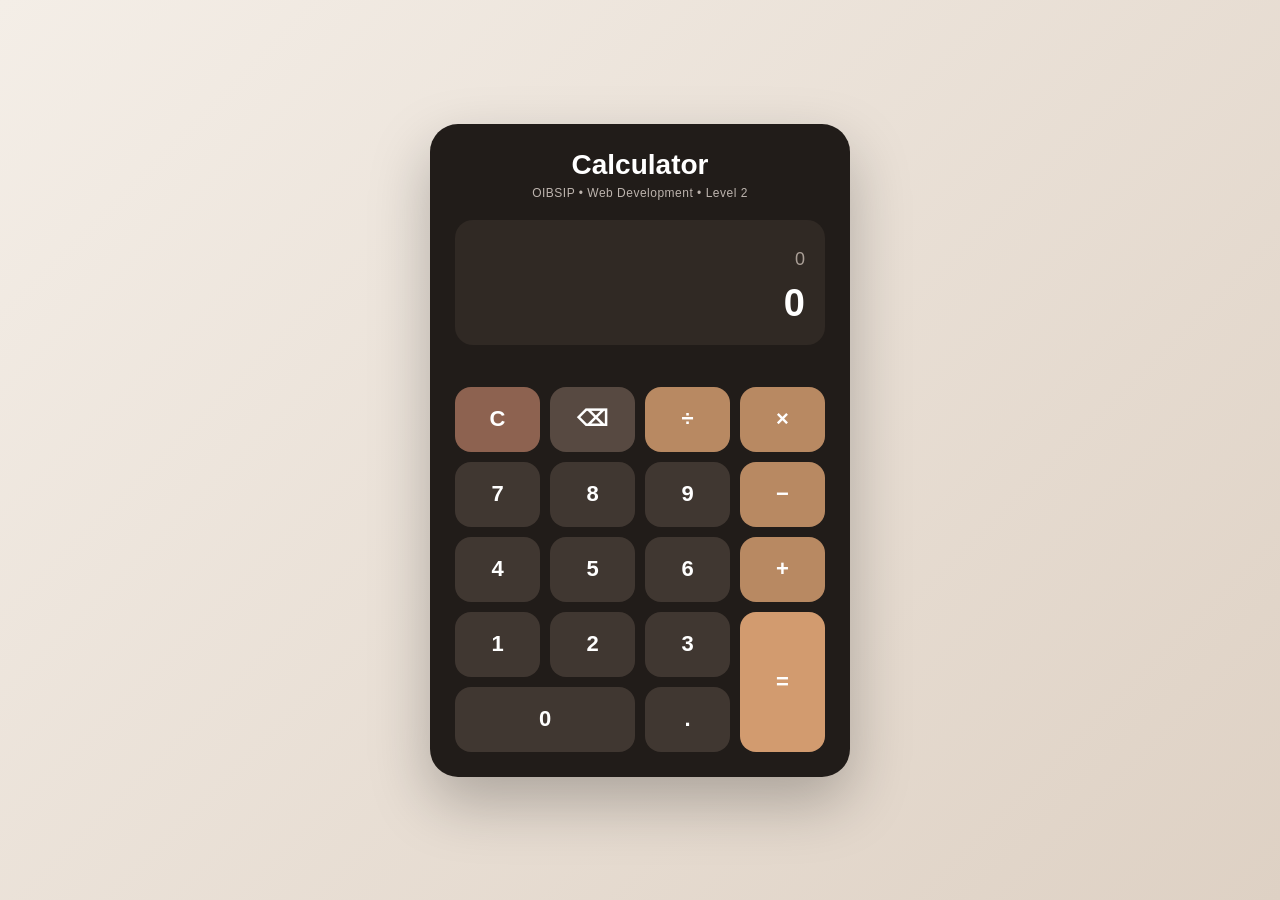
<file: WebDev-L2-Task1-Calculator/index.html>
<!DOCTYPE html>
<html lang="en">
<head>
    <meta charset="UTF-8">

    <meta
        name="viewport"
        content="width=device-width, initial-scale=1.0"
    >

    <title>Calculator | OIBSIP Level 2</title>

    <link rel="stylesheet" href="style.css">
</head>

<body>

    <main class="calculator-container">

        <div class="calculator">

            <!-- Calculator Header -->
            <div class="calculator-header">
                <h1>Calculator</h1>
                <p>OIBSIP • Web Development • Level 2</p>
            </div>

            <!-- Display -->
            <div class="display-container">

                <div id="expression" class="expression">
                    0
                </div>

                <div id="result" class="result">
                    0
                </div>

            </div>

            <!-- Error Message -->
            <div id="error-message" class="error-message"></div>

            <!-- Calculator Buttons -->
            <div class="buttons">

                <!-- Row 1 -->
                <button
                    type="button"
                    class="button clear"
                    data-action="clear"
                >
                    C
                </button>

                <button
                    type="button"
                    class="button delete"
                    data-action="delete"
                >
                    ⌫
                </button>

                <button
                    type="button"
                    class="button operator"
                    data-operator="/"
                >
                    ÷
                </button>

                <button
                    type="button"
                    class="button operator"
                    data-operator="*"
                >
                    ×
                </button>


                <!-- Row 2 -->
                <button
                    type="button"
                    class="button number"
                    data-number="7"
                >
                    7
                </button>

                <button
                    type="button"
                    class="button number"
                    data-number="8"
                >
                    8
                </button>

                <button
                    type="button"
                    class="button number"
                    data-number="9"
                >
                    9
                </button>

                <button
                    type="button"
                    class="button operator"
                    data-operator="-"
                >
                    −
                </button>


                <!-- Row 3 -->
                <button
                    type="button"
                    class="button number"
                    data-number="4"
                >
                    4
                </button>

                <button
                    type="button"
                    class="button number"
                    data-number="5"
                >
                    5
                </button>

                <button
                    type="button"
                    class="button number"
                    data-number="6"
                >
                    6
                </button>

                <button
                    type="button"
                    class="button operator"
                    data-operator="+"
                >
                    +
                </button>


                <!-- Row 4 -->
                <button
                    type="button"
                    class="button number"
                    data-number="1"
                >
                    1
                </button>

                <button
                    type="button"
                    class="button number"
                    data-number="2"
                >
                    2
                </button>

                <button
                    type="button"
                    class="button number"
                    data-number="3"
                >
                    3
                </button>

                <button
                    type="button"
                    class="button equals"
                    data-action="equals"
                >
                    =
                </button>


                <!-- Row 5 -->
                <button
                    type="button"
                    class="button number zero"
                    data-number="0"
                >
                    0
                </button>

                <button
                    type="button"
                    class="button decimal"
                    data-number="."
                >
                    .
                </button>

            </div>

        </div>

    </main>

    <script src="script.js"></script>

</body>
</html>
</file>
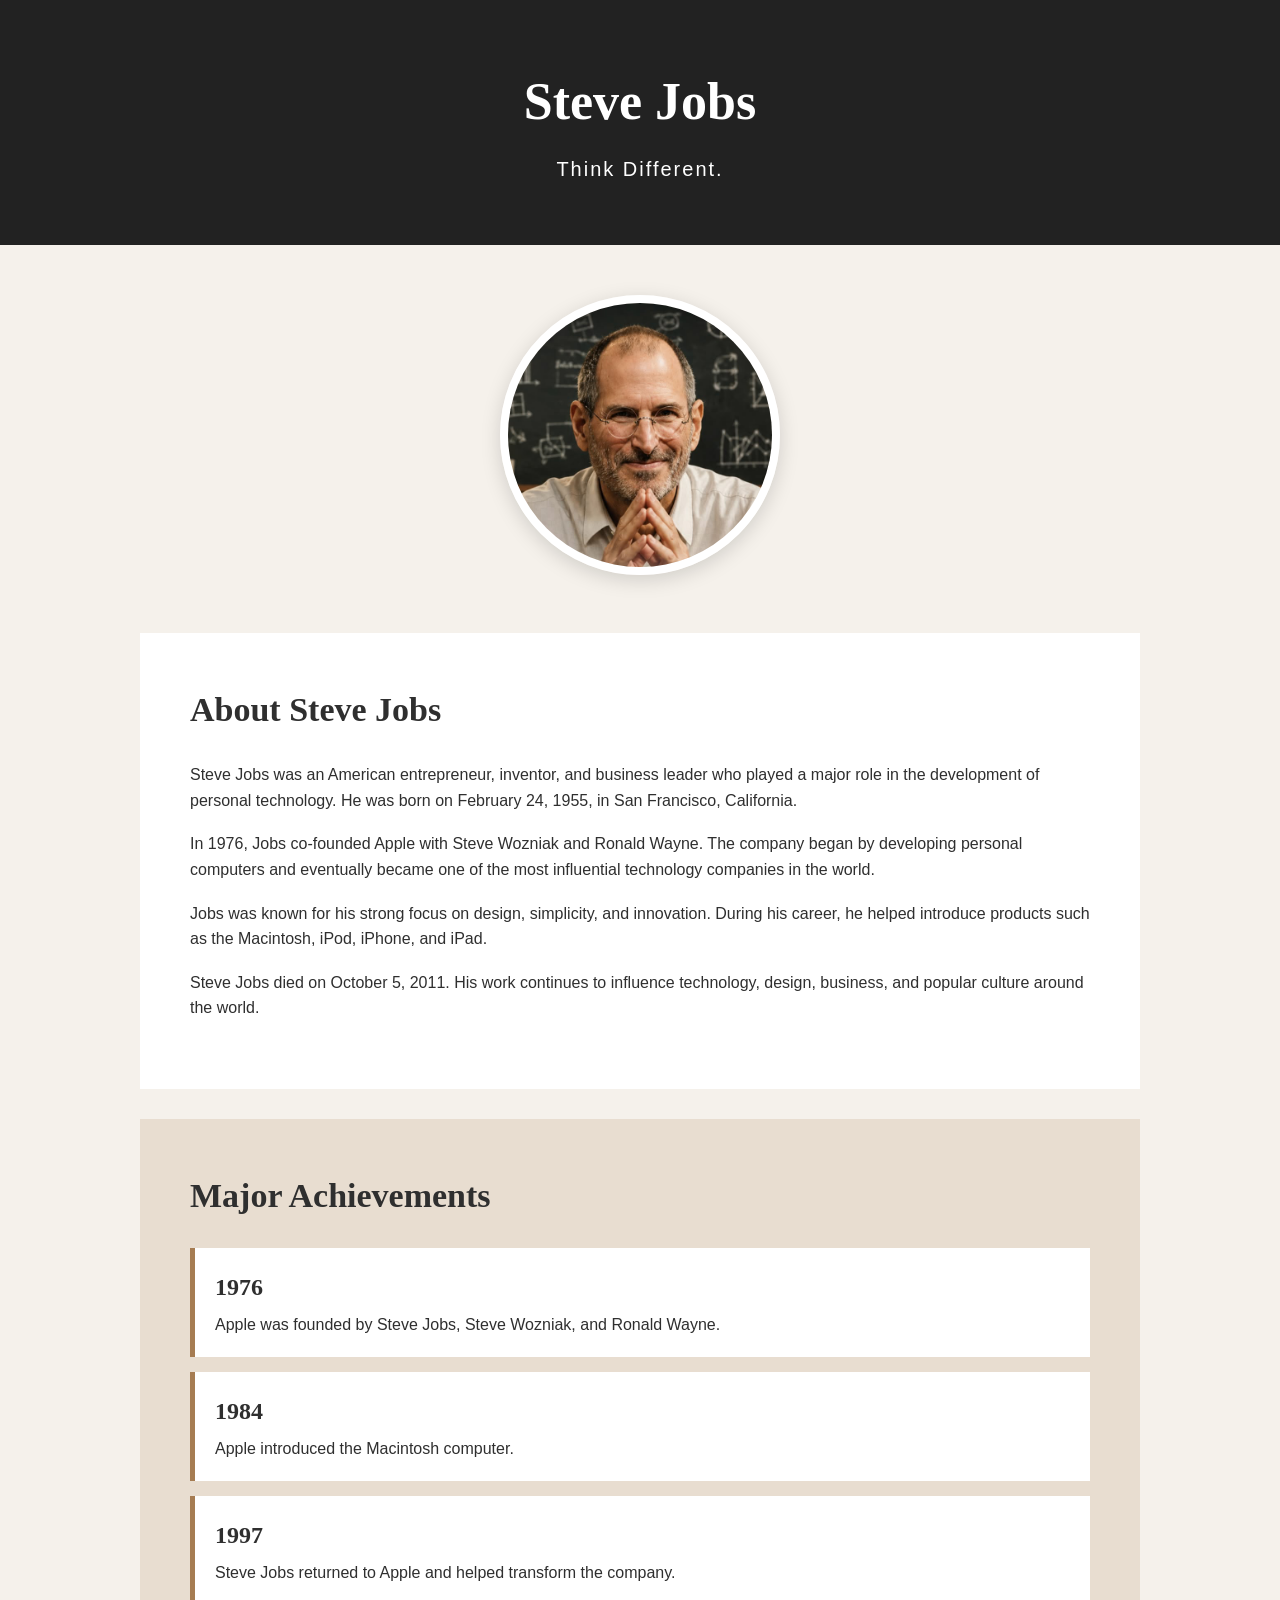
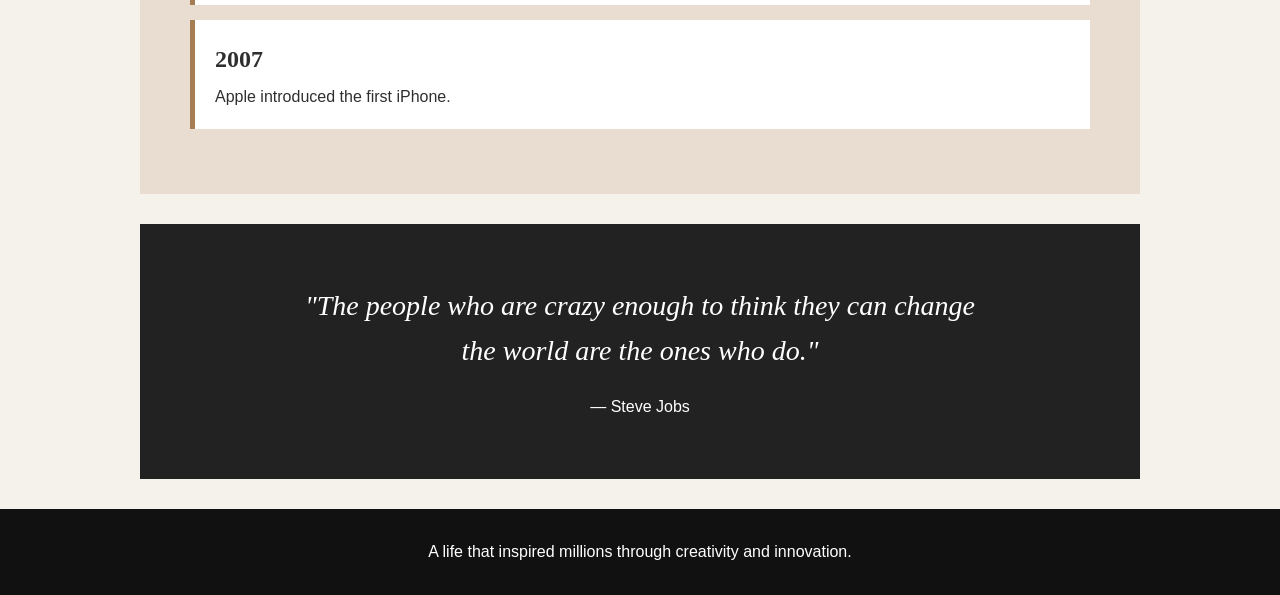
<file: WebDev-L2-Task2-TributePage/index.html>
<!DOCTYPE html>
<html lang="en">

<head>
    <meta charset="UTF-8">
    <meta name="viewport" content="width=device-width, initial-scale=1.0">

    <title>Steve Jobs - Think Different</title>

    <link rel="stylesheet" href="style.css">
</head>

<body>

    <header>
        <h1>Steve Jobs</h1>
        <p>Think Different.</p>
    </header>

    <main>

        <section class="hero">
            <img 
                src="bb05aac4cc068f6ef77cffa8dd0590ed.jpg"
                alt="Steve Jobs">
        </section>

        <section class="biography">
            <h2>About Steve Jobs</h2>

            <p>
                Steve Jobs was an American entrepreneur, inventor, and business leader
                who played a major role in the development of personal technology.
                He was born on February 24, 1955, in San Francisco, California.
            </p>

            <p>
                In 1976, Jobs co-founded Apple with Steve Wozniak and Ronald Wayne.
                The company began by developing personal computers and eventually
                became one of the most influential technology companies in the world.
            </p>

            <p>
                Jobs was known for his strong focus on design, simplicity, and
                innovation. During his career, he helped introduce products such as
                the Macintosh, iPod, iPhone, and iPad.
            </p>

            <p>
                Steve Jobs died on October 5, 2011. His work continues to influence
                technology, design, business, and popular culture around the world.
            </p>
        </section>

        <section class="timeline">
            <h2>Major Achievements</h2>

            <div class="timeline-item">
                <h3>1976</h3>
                <p>Apple was founded by Steve Jobs, Steve Wozniak, and Ronald Wayne.</p>
            </div>

            <div class="timeline-item">
                <h3>1984</h3>
                <p>Apple introduced the Macintosh computer.</p>
            </div>

            <div class="timeline-item">
                <h3>1997</h3>
                <p>Steve Jobs returned to Apple and helped transform the company.</p>
            </div>

            <div class="timeline-item">
                <h3>2007</h3>
                <p>Apple introduced the first iPhone.</p>
            </div>
        </section>

        <section class="quote">
            <blockquote>
                "The people who are crazy enough to think they can change the world
                are the ones who do."
            </blockquote>

            <p>— Steve Jobs</p>
        </section>

    </main>

    <footer>
        <p>A life that inspired millions through creativity and innovation.</p>
    </footer>

</body>

</html>
</file>
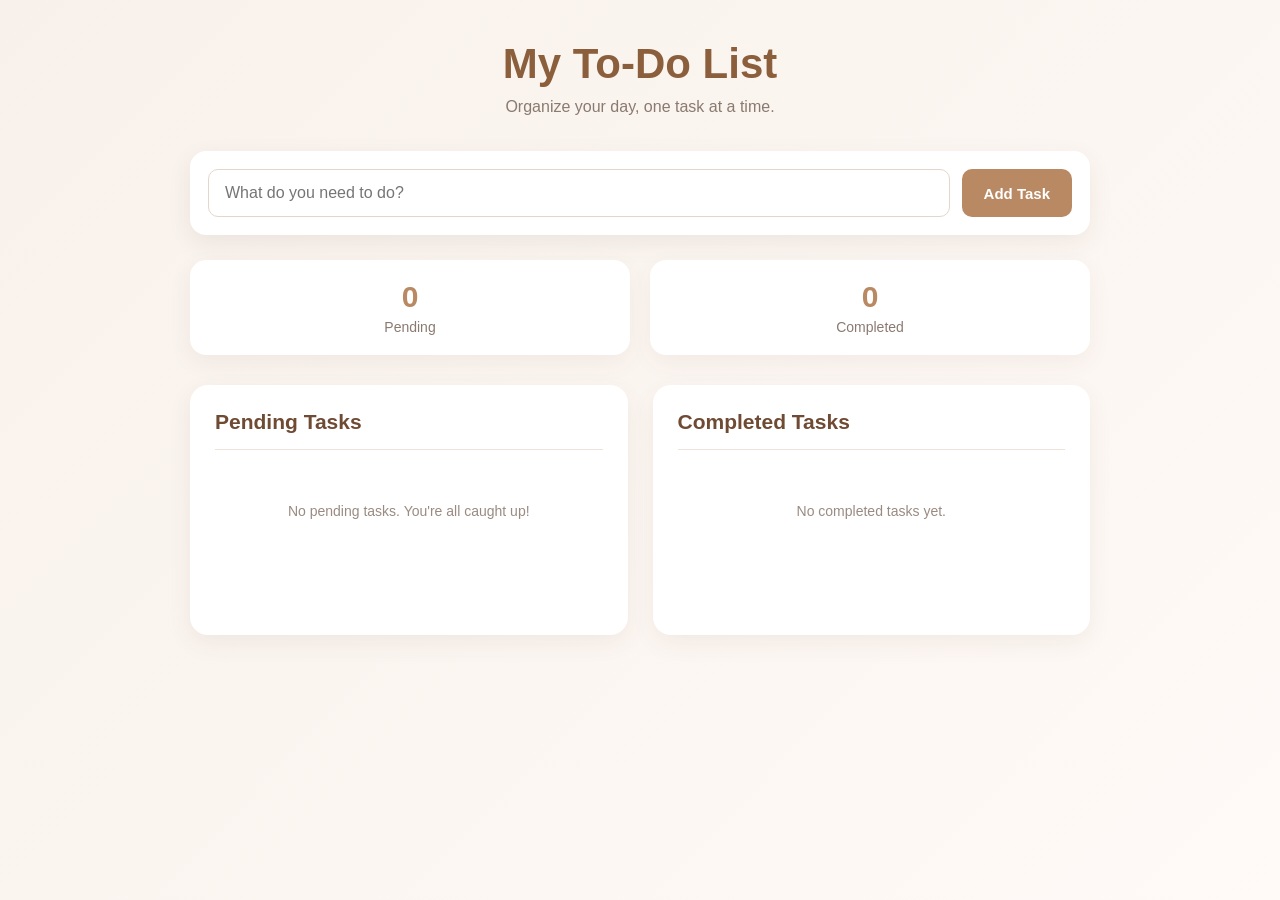
<file: WebDev-L2-Task3-ToDoList/index.html>
<!DOCTYPE html>
<html lang="en">

<head>
    <meta charset="UTF-8">
    <meta name="viewport" content="width=device-width, initial-scale=1.0">

    <title>My To-Do List</title>

    <link rel="stylesheet" href="style.css">
</head>

<body>

    <div class="app">

        <header class="app-header">
            <h1>My To-Do List</h1>
            <p>Organize your day, one task at a time.</p>
        </header>


        <section class="task-input">

            <input
                type="text"
                id="taskInput"
                placeholder="What do you need to do?"
            >

            <button id="addTaskBtn">
                Add Task
            </button>

        </section>


        <section class="task-stats">

            <div class="stat">
                <span id="pendingCount">0</span>
                <p>Pending</p>
            </div>

            <div class="stat">
                <span id="completedCount">0</span>
                <p>Completed</p>
            </div>

        </section>


        <main class="task-container">

            <section class="task-section">

                <div class="section-title">
                    <h2>Pending Tasks</h2>
                </div>

                <ul id="pendingTasks"></ul>

                <p
                    id="pendingEmpty"
                    class="empty-message"
                >
                    No pending tasks. You're all caught up!
                </p>

            </section>


            <section class="task-section">

                <div class="section-title">
                    <h2>Completed Tasks</h2>
                </div>

                <ul id="completedTasks"></ul>

                <p
                    id="completedEmpty"
                    class="empty-message"
                >
                    No completed tasks yet.
                </p>

            </section>

        </main>

    </div>


    <script src="script.js"></script>

</body>

</html>
</file>
<file: WebDev-L2-Task1-Calculator/style.css>
/* ==========================================
   RESET
========================================== */

* {
    margin: 0;
    padding: 0;
    box-sizing: border-box;
}


/* ==========================================
   BODY
========================================== */

body {
    min-height: 100vh;

    display: flex;
    justify-content: center;
    align-items: center;

    padding: 20px;

    font-family:
        "Segoe UI",
        Arial,
        sans-serif;

    background:
        linear-gradient(
            135deg,
            #f4eee7,
            #ded1c4
        );

    color: #2f2722;
}


/* ==========================================
   MAIN CONTAINER
========================================== */

.calculator-container {
    width: 100%;
    max-width: 420px;
}


/* ==========================================
   CALCULATOR
========================================== */

.calculator {
    width: 100%;

    padding: 25px;

    border-radius: 28px;

    background: #211c19;

    box-shadow:
        0 25px 60px rgba(0, 0, 0, 0.25);
}


/* ==========================================
   HEADER
========================================== */

.calculator-header {
    text-align: center;

    margin-bottom: 20px;
}

.calculator-header h1 {
    color: #ffffff;

    font-size: 28px;

    font-weight: 700;

    margin-bottom: 5px;
}

.calculator-header p {
    color: #bdb4ae;

    font-size: 12px;

    letter-spacing: 0.5px;
}


/* ==========================================
   DISPLAY
========================================== */

.display-container {
    width: 100%;

    min-height: 125px;

    padding: 20px;

    margin-bottom: 12px;

    border-radius: 18px;

    background: #302924;

    display: flex;

    flex-direction: column;

    justify-content: flex-end;

    align-items: flex-end;

    overflow: hidden;
}


/* Current Expression */

.expression {
    width: 100%;

    min-height: 28px;

    color: #a99e96;

    font-size: 18px;

    text-align: right;

    white-space: nowrap;

    overflow: hidden;

    text-overflow: ellipsis;
}


/* Current Result */

.result {
    width: 100%;

    margin-top: 5px;

    color: #ffffff;

    font-size: 38px;

    font-weight: 600;

    text-align: right;

    white-space: nowrap;

    overflow: hidden;

    text-overflow: ellipsis;
}


/* ==========================================
   ERROR MESSAGE
========================================== */

.error-message {
    min-height: 22px;

    margin-bottom: 8px;

    color: #ff8d8d;

    font-size: 14px;

    text-align: center;
}


/* ==========================================
   BUTTON GRID
========================================== */

.buttons {
    display: grid;

    grid-template-columns:
        repeat(4, 1fr);

    gap: 10px;
}


/* ==========================================
   ALL BUTTONS
========================================== */

.button {
    height: 65px;

    border: none;

    border-radius: 16px;

    font-size: 22px;

    font-weight: 600;

    cursor: pointer;

    transition:
        transform 0.15s ease,
        filter 0.15s ease,
        background 0.15s ease;
}


/* Hover */

.button:hover {
    filter: brightness(1.12);
}


/* Click */

.button:active {
    transform: scale(0.94);
}


/* ==========================================
   NUMBER BUTTONS
========================================== */

.number,
.decimal {
    background: #403731;

    color: #ffffff;
}


/* ==========================================
   OPERATORS
========================================== */

.operator {
    background: #b88962;

    color: #ffffff;
}


/* ==========================================
   CLEAR
========================================== */

.clear {
    background: #8d6250;

    color: #ffffff;
}


/* ==========================================
   DELETE
========================================== */

.delete {
    background: #574941;

    color: #ffffff;
}


/* ==========================================
   EQUALS
========================================== */

.equals {
    grid-row: span 2;

    height: 140px;

    background: #d29b6f;

    color: #ffffff;
}


/* ==========================================
   ZERO
========================================== */

.zero {
    grid-column: span 2;
}


/* ==========================================
   RESPONSIVE
========================================== */

@media (max-width: 480px) {

    body {
        padding: 12px;
    }

    .calculator {
        padding: 18px;

        border-radius: 22px;
    }

    .calculator-header h1 {
        font-size: 24px;
    }

    .calculator-header p {
        font-size: 11px;
    }

    .display-container {
        min-height: 115px;

        padding: 16px;
    }

    .result {
        font-size: 32px;
    }

    .expression {
        font-size: 16px;
    }

    .button {
        height: 58px;

        font-size: 20px;

        border-radius: 14px;
    }

    .equals {
        height: 126px;
    }
}


@media (max-width: 350px) {

    .calculator {
        padding: 14px;
    }

    .buttons {
        gap: 7px;
    }

    .button {
        height: 52px;

        font-size: 18px;
    }

    .equals {
        height: 111px;
    }

    .result {
        font-size: 28px;
    }
}
</file>
<file: WebDev-L2-Task2-TributePage/style.css>
* {
    margin: 0;
    padding: 0;
    box-sizing: border-box;
}

body {
    font-family: Arial, sans-serif;
    line-height: 1.6;
    background-color: #f5f1eb;
    color: #2f2f2f;
}

header {
    background-color: #222;
    color: white;
    text-align: center;
    padding: 60px 20px;
}

header h1 {
    font-family: Georgia, serif;
    font-size: 52px;
    margin-bottom: 10px;
}

header p {
    font-size: 20px;
    letter-spacing: 2px;
}

main {
    max-width: 1000px;
    margin: auto;
}

.hero {
    text-align: center;
    padding: 50px 20px;
}

.hero img {
    width: 280px;
    height: 280px;
    object-fit: cover;
    border-radius: 50%;
    border: 8px solid white;
    box-shadow: 0 5px 20px rgba(0, 0, 0, 0.15);
}

.biography {
    background-color: white;
    padding: 50px;
    margin-bottom: 30px;
}

.biography h2,
.timeline h2 {
    font-family: Georgia, serif;
    font-size: 34px;
    margin-bottom: 25px;
}

.biography p {
    margin-bottom: 18px;
}

.timeline {
    background-color: #e8ddd0;
    padding: 50px;
    margin-bottom: 30px;
}

.timeline-item {
    background-color: white;
    padding: 20px;
    margin-bottom: 15px;
    border-left: 5px solid #a67c52;
}

.timeline-item h3 {
    font-family: Georgia, serif;
    font-size: 24px;
    margin-bottom: 5px;
}

.quote {
    background-color: #222;
    color: white;
    text-align: center;
    padding: 60px 30px;
    margin-bottom: 30px;
}

.quote blockquote {
    font-family: Georgia, serif;
    font-size: 28px;
    font-style: italic;
    max-width: 700px;
    margin: auto;
}

.quote p {
    margin-top: 20px;
}

footer {
    text-align: center;
    padding: 30px;
    background-color: #111;
    color: white;
}

@media (max-width: 600px) {

    header {
        padding: 40px 15px;
    }

    header h1 {
        font-size: 38px;
    }

    .biography,
    .timeline {
        padding: 30px 20px;
    }

    .hero img {
        width: 220px;
        height: 220px;
    }

    .quote blockquote {
        font-size: 22px;
    }
}
</file>
<file: WebDev-L2-Task3-ToDoList/style.css>
/* ==========================================
   RESET
========================================== */

* {
    margin: 0;
    padding: 0;
    box-sizing: border-box;
}


/* ==========================================
   BODY
========================================== */

body {
    font-family: Arial, sans-serif;
    background: linear-gradient(135deg, #f8f1eb, #fffaf7);
    color: #3d3029;
    min-height: 100vh;
    padding: 40px 20px;
}


/* ==========================================
   MAIN APP
========================================== */

.app {
    width: 100%;
    max-width: 900px;
    margin: 0 auto;
}


/* ==========================================
   HEADER
========================================== */

.app-header {
    text-align: center;
    margin-bottom: 35px;
}

.app-header h1 {
    font-size: 42px;
    color: #8b5e3c;
    margin-bottom: 10px;
}

.app-header p {
    font-size: 16px;
    color: #8a7a70;
}


/* ==========================================
   TASK INPUT
========================================== */

.task-input {
    display: flex;
    gap: 12px;
    background-color: white;
    padding: 18px;
    border-radius: 16px;
    box-shadow: 0 8px 25px rgba(80, 50, 30, 0.08);
    margin-bottom: 25px;
}

.task-input input {
    flex: 1;
    padding: 14px 16px;
    border: 1px solid #e3d6cd;
    border-radius: 10px;
    font-size: 16px;
    outline: none;
}

.task-input input:focus {
    border-color: #b88962;
    box-shadow: 0 0 0 3px rgba(184, 137, 98, 0.12);
}

.task-input button {
    border: none;
    background-color: #b88962;
    color: white;
    padding: 14px 22px;
    border-radius: 10px;
    font-size: 15px;
    font-weight: bold;
    cursor: pointer;
    transition: 0.3s;
}

.task-input button:hover {
    background-color: #9d7050;
    transform: translateY(-2px);
}


/* ==========================================
   STATISTICS
========================================== */

.task-stats {
    display: grid;
    grid-template-columns: repeat(2, 1fr);
    gap: 20px;
    margin-bottom: 30px;
}

.stat {
    background-color: white;
    padding: 20px;
    border-radius: 16px;
    text-align: center;
    box-shadow: 0 8px 25px rgba(80, 50, 30, 0.06);
}

.stat span {
    display: block;
    font-size: 30px;
    font-weight: bold;
    color: #b88962;
    margin-bottom: 5px;
}

.stat p {
    color: #8a7a70;
    font-size: 14px;
}


/* ==========================================
   TASK CONTAINER
========================================== */

.task-container {
    display: grid;
    grid-template-columns: 1fr 1fr;
    gap: 25px;
}


/* ==========================================
   TASK SECTION
========================================== */

.task-section {
    background-color: white;
    border-radius: 18px;
    padding: 25px;
    box-shadow: 0 8px 25px rgba(80, 50, 30, 0.07);
    min-height: 250px;
}

.section-title {
    border-bottom: 1px solid #eee3dc;
    padding-bottom: 15px;
    margin-bottom: 20px;
}

.section-title h2 {
    font-size: 21px;
    color: #6f4b34;
}


/* ==========================================
   TASK LIST
========================================== */

.task-section ul {
    list-style: none;
}


/* ==========================================
   TASK ITEM
========================================== */

.task-item {
    display: flex;
    flex-direction: column;
    gap: 10px;
    padding: 16px;
    margin-bottom: 12px;
    background-color: #fcf8f5;
    border: 1px solid #eee1d8;
    border-radius: 12px;
    transition: 0.3s;
}

.task-item:hover {
    transform: translateY(-2px);
    box-shadow: 0 5px 15px rgba(80, 50, 30, 0.08);
}


/* ==========================================
   TASK TEXT
========================================== */

.task-text {
    font-size: 16px;
    font-weight: 600;
    color: #40332c;
    word-break: break-word;
}


/* ==========================================
   TASK TIME
========================================== */

.task-time {
    color: #9a8b82;
    font-size: 12px;
}


/* ==========================================
   BUTTONS
========================================== */

.task-buttons {
    display: flex;
    gap: 8px;
    flex-wrap: wrap;
}

.task-buttons button {
    border: none;
    padding: 8px 12px;
    border-radius: 8px;
    font-size: 13px;
    cursor: pointer;
    transition: 0.3s;
}


/* Complete */

.complete-btn {
    background-color: #dcefe3;
    color: #38704d;
}

.complete-btn:hover {
    background-color: #c7e5d2;
}


/* Edit */

.edit-btn {
    background-color: #eee5f7;
    color: #72528d;
}

.edit-btn:hover {
    background-color: #e2d5ee;
}


/* Delete */

.delete-btn {
    background-color: #f8dddd;
    color: #a54848;
}

.delete-btn:hover {
    background-color: #f1caca;
}


/* ==========================================
   EMPTY MESSAGE
========================================== */

.empty-message {
    text-align: center;
    color: #9a8b82;
    font-size: 14px;
    padding: 30px 10px;
    line-height: 1.6;
}


/* ==========================================
   MOBILE RESPONSIVE
========================================== */

@media (max-width: 700px) {

    body {
        padding: 25px 15px;
    }

    .app-header h1 {
        font-size: 32px;
    }

    .app-header p {
        font-size: 14px;
    }

    .task-input {
        flex-direction: column;
    }

    .task-input button {
        width: 100%;
    }

    .task-stats {
        grid-template-columns: 1fr;
        gap: 12px;
    }

    .task-container {
        grid-template-columns: 1fr;
    }

    .task-section {
        padding: 20px;
    }

}
</file>
